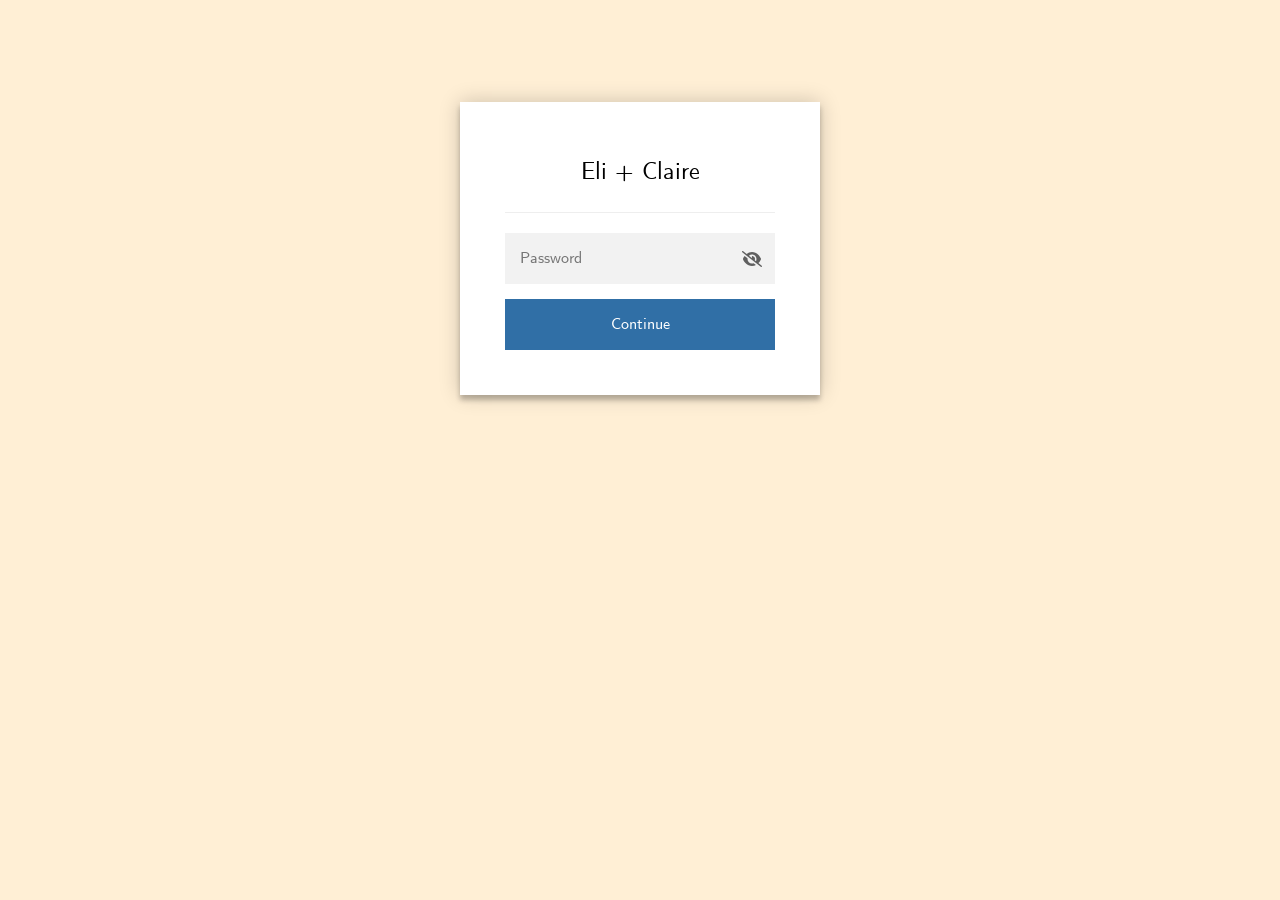
<file: index.html>
<!DOCTYPE html>
<html class="staticrypt-html">

<head>
    <meta charset="utf-8" />
    <title>Eli + Claire</title>
    <meta name="viewport" content="width=device-width, initial-scale=1" />

    <!-- do not cache this page -->
    <meta http-equiv="cache-control" content="max-age=0" />
    <meta http-equiv="cache-control" content="no-cache" />
    <meta http-equiv="expires" content="0" />
    <meta http-equiv="expires" content="Tue, 01 Jan 1980 1:00:00 GMT" />
    <meta http-equiv="pragma" content="no-cache" />

    <style>
        .staticrypt-hr {
            margin-top: 20px;
            margin-bottom: 20px;
            border: 0;
            border-top: 1px solid #eee;
        }

        .staticrypt-page {
            width: 360px;
            padding: 8% 0 0;
            margin: auto;
            box-sizing: border-box;
        }

        .staticrypt-form {
            position: relative;
            z-index: 1;
            background: #ffffff;
            max-width: 360px;
            margin: 0 auto 100px;
            padding: 45px;
            text-align: center;
            box-shadow: 0 0 20px 0 rgba(0, 0, 0, 0.2), 0 5px 5px 0 rgba(0, 0, 0, 0.24);
        }

        .staticrypt-form input[type="password"],
        input[type="text"] {
            background: inherit;
            border: 0;
            box-sizing: border-box;
            /* This ensures padding is included in the total width */
            font-size: 14px;
            outline: 0;
            padding: 15px 30px 15px 15px;
            /* Adjust the padding to ensure there is space for the icon */
            width: 100%;
        }

        .staticrypt-password-container {
            position: relative;
            outline: 0;
            background: #f2f2f2;
            width: 100%;
            border: 0;
            margin: 0 0 15px;
            box-sizing: border-box;
        }

        .staticrypt-toggle-password-visibility {
            cursor: pointer;
            height: 20px;
            opacity: 60%;
            padding: 13px;
            position: absolute;
            right: 0;
            top: 50%;
            transform: translateY(-50%);
            width: 20px;
        }

        .staticrypt-form .staticrypt-decrypt-button {
            outline: 0;
            background:
                #306FA6;
            width: 100%;
            border: 0;
            padding: 15px;
            color: #ffffff;
            font-size: 16px;
            cursor: pointer;
        }

        .staticrypt-form .staticrypt-decrypt-button:hover,
        .staticrypt-form .staticrypt-decrypt-button:active,
        .staticrypt-form .staticrypt-decrypt-button:focus {
            background:
                #306FA6;
            filter: brightness(92%);
        }

        .staticrypt-html {
            height: 100%;
        }

        .staticrypt-body {
            height: 100%;
            margin: 0;
        }

        @font-face {
            font-family: 'CMU Sans';
            src: url('/assets/font/cmunss.ttf') format('truetype');
        }

        * {
            font-family: 'CMU Sans', sans-serif;
        }

        .staticrypt-content {
            height: 100%;
            margin-bottom: 1em;
            background:
                papayawhip;
            -webkit-font-smoothing: antialiased;
            -moz-osx-font-smoothing: grayscale;
        }

        .staticrypt-instructions {
            margin-top: -1em;
            margin-bottom: 1em;
        }

        .staticrypt-title {
            font-size: 1.5em;
        }

        label.staticrypt-remember {
            display: flex;
            align-items: center;
            margin-bottom: 1em;
        }

        .staticrypt-remember input[type="checkbox"] {
            transform: scale(1.5);
            margin-right: 1em;
        }

        .hidden {
            display: none !important;
        }

        .staticrypt-spinner-container {
            height: 100%;
            display: flex;
            align-items: center;
            justify-content: center;
        }

        .staticrypt-spinner {
            display: inline-block;
            width: 2rem;
            height: 2rem;
            vertical-align: text-bottom;
            border: 0.25em solid gray;
            border-right-color: transparent;
            border-radius: 50%;
            -webkit-animation: spinner-border 0.75s linear infinite;
            animation: spinner-border 0.75s linear infinite;
            animation-duration: 0.75s;
            animation-timing-function: linear;
            animation-delay: 0s;
            animation-iteration-count: infinite;
            animation-direction: normal;
            animation-fill-mode: none;
            animation-play-state: running;
            animation-name: spinner-border;
        }

        @keyframes spinner-border {
            100% {
                transform: rotate(360deg);
            }
        }

        @media screen and (-webkit-min-device-pixel-ratio: 0) {

            .staticrypt-form input[type="password"],
            input[type="text"] {
                font-size: 16px;
            }
        }
    </style>
</head>

<body class="staticrypt-body">
    <div id="staticrypt_loading" class="staticrypt-spinner-container">
        <div class="staticrypt-spinner"></div>
    </div>

    <div id="staticrypt_content" class="staticrypt-content hidden">
        <div class="staticrypt-page">
            <div class="staticrypt-form">
                <div class="staticrypt-instructions">
                    <p class="staticrypt-title">Eli + Claire</p>
                    <p></p>
                </div>

                <hr class="staticrypt-hr" />

                <form id="staticrypt-form" action="#" method="post">
                    <div class="staticrypt-password-container">
                        <input id="staticrypt-password" type="password" name="password"
                            placeholder="Password" autofocus />

                        <img class="staticrypt-toggle-password-visibility" alt="Show password"
                            title="Show password"
                            src="[data-uri]" />
                    </div>

                    <label id="staticrypt-remember-label" class="staticrypt-remember hidden" style="display:none">
                        <input id="staticrypt-remember" type="checkbox" name="remember" checked />
                        Remember me
                    </label>

                    <input type="submit" class="staticrypt-decrypt-button" value="Continue" />
                </form>
            </div>
        </div>
    </div>

    <script>
        // these variables will be filled when generating the file - the template format is 'variable_name'
        const staticryptInitiator = ((function(){
  const exports = {};
  const cryptoEngine = ((function(){
  const exports = {};
  const { subtle } = crypto;

const IV_BITS = 16 * 8;
const HEX_BITS = 4;
const ENCRYPTION_ALGO = "AES-CBC";

/**
 * Translates between utf8 encoded hexadecimal strings
 * and Uint8Array bytes.
 */
const HexEncoder = {
    /**
     * hex string -> bytes
     * @param {string} hexString
     * @returns {Uint8Array}
     */
    parse: function (hexString) {
        if (hexString.length % 2 !== 0) throw "Invalid hexString";
        const arrayBuffer = new Uint8Array(hexString.length / 2);

        for (let i = 0; i < hexString.length; i += 2) {
            const byteValue = parseInt(hexString.substring(i, i + 2), 16);
            if (isNaN(byteValue)) {
                throw "Invalid hexString";
            }
            arrayBuffer[i / 2] = byteValue;
        }
        return arrayBuffer;
    },

    /**
     * bytes -> hex string
     * @param {Uint8Array} bytes
     * @returns {string}
     */
    stringify: function (bytes) {
        const hexBytes = [];

        for (let i = 0; i < bytes.length; ++i) {
            let byteString = bytes[i].toString(16);
            if (byteString.length < 2) {
                byteString = "0" + byteString;
            }
            hexBytes.push(byteString);
        }
        return hexBytes.join("");
    },
};

/**
 * Translates between utf8 strings and Uint8Array bytes.
 */
const UTF8Encoder = {
    parse: function (str) {
        return new TextEncoder().encode(str);
    },

    stringify: function (bytes) {
        return new TextDecoder().decode(bytes);
    },
};

/**
 * Salt and encrypt a msg with a password.
 */
async function encrypt(msg, hashedPassword) {
    // Must be 16 bytes, unpredictable, and preferably cryptographically random. However, it need not be secret.
    // https://developer.mozilla.org/en-US/docs/Web/API/SubtleCrypto/encrypt#parameters
    const iv = crypto.getRandomValues(new Uint8Array(IV_BITS / 8));

    const key = await subtle.importKey("raw", HexEncoder.parse(hashedPassword), ENCRYPTION_ALGO, false, ["encrypt"]);

    const encrypted = await subtle.encrypt(
        {
            name: ENCRYPTION_ALGO,
            iv: iv,
        },
        key,
        UTF8Encoder.parse(msg)
    );

    // iv will be 32 hex characters, we prepend it to the ciphertext for use in decryption
    return HexEncoder.stringify(iv) + HexEncoder.stringify(new Uint8Array(encrypted));
}
exports.encrypt = encrypt;

/**
 * Decrypt a salted msg using a password.
 *
 * @param {string} encryptedMsg
 * @param {string} hashedPassword
 * @returns {Promise<string>}
 */
async function decrypt(encryptedMsg, hashedPassword) {
    const ivLength = IV_BITS / HEX_BITS;
    const iv = HexEncoder.parse(encryptedMsg.substring(0, ivLength));
    const encrypted = encryptedMsg.substring(ivLength);

    const key = await subtle.importKey("raw", HexEncoder.parse(hashedPassword), ENCRYPTION_ALGO, false, ["decrypt"]);

    const outBuffer = await subtle.decrypt(
        {
            name: ENCRYPTION_ALGO,
            iv: iv,
        },
        key,
        HexEncoder.parse(encrypted)
    );

    return UTF8Encoder.stringify(new Uint8Array(outBuffer));
}
exports.decrypt = decrypt;

/**
 * Salt and hash the password so it can be stored in localStorage without opening a password reuse vulnerability.
 *
 * @param {string} password
 * @param {string} salt
 * @returns {Promise<string>}
 */
async function hashPassword(password, salt) {
    // we hash the password in multiple steps, each adding more iterations. This is because we used to allow less
    // iterations, so for backward compatibility reasons, we need to support going from that to more iterations.
    let hashedPassword = await hashLegacyRound(password, salt);

    hashedPassword = await hashSecondRound(hashedPassword, salt);

    return hashThirdRound(hashedPassword, salt);
}
exports.hashPassword = hashPassword;

/**
 * This hashes the password with 1k iterations. This is a low number, we need this function to support backwards
 * compatibility.
 *
 * @param {string} password
 * @param {string} salt
 * @returns {Promise<string>}
 */
function hashLegacyRound(password, salt) {
    return pbkdf2(password, salt, 1000, "SHA-1");
}
exports.hashLegacyRound = hashLegacyRound;

/**
 * Add a second round of iterations. This is because we used to use 1k, so for backwards compatibility with
 * remember-me/autodecrypt links, we need to support going from that to more iterations.
 *
 * @param hashedPassword
 * @param salt
 * @returns {Promise<string>}
 */
function hashSecondRound(hashedPassword, salt) {
    return pbkdf2(hashedPassword, salt, 14000, "SHA-256");
}
exports.hashSecondRound = hashSecondRound;

/**
 * Add a third round of iterations to bring total number to 600k. This is because we used to use 1k, then 15k, so for
 * backwards compatibility with remember-me/autodecrypt links, we need to support going from that to more iterations.
 *
 * @param hashedPassword
 * @param salt
 * @returns {Promise<string>}
 */
function hashThirdRound(hashedPassword, salt) {
    return pbkdf2(hashedPassword, salt, 585000, "SHA-256");
}
exports.hashThirdRound = hashThirdRound;

/**
 * Salt and hash the password so it can be stored in localStorage without opening a password reuse vulnerability.
 *
 * @param {string} password
 * @param {string} salt
 * @param {int} iterations
 * @param {string} hashAlgorithm
 * @returns {Promise<string>}
 */
async function pbkdf2(password, salt, iterations, hashAlgorithm) {
    const key = await subtle.importKey("raw", UTF8Encoder.parse(password), "PBKDF2", false, ["deriveBits"]);

    const keyBytes = await subtle.deriveBits(
        {
            name: "PBKDF2",
            hash: hashAlgorithm,
            iterations,
            salt: UTF8Encoder.parse(salt),
        },
        key,
        256
    );

    return HexEncoder.stringify(new Uint8Array(keyBytes));
}

function generateRandomSalt() {
    const bytes = crypto.getRandomValues(new Uint8Array(128 / 8));

    return HexEncoder.stringify(new Uint8Array(bytes));
}
exports.generateRandomSalt = generateRandomSalt;

async function signMessage(hashedPassword, message) {
    const key = await subtle.importKey(
        "raw",
        HexEncoder.parse(hashedPassword),
        {
            name: "HMAC",
            hash: "SHA-256",
        },
        false,
        ["sign"]
    );
    const signature = await subtle.sign("HMAC", key, UTF8Encoder.parse(message));

    return HexEncoder.stringify(new Uint8Array(signature));
}
exports.signMessage = signMessage;

function getRandomAlphanum() {
    const possibleCharacters = "abcdefghijklmnopqrstuvwxyzABCDEFGHIJKLMNOPQRSTUVWXYZ0123456789";

    let byteArray;
    let parsedInt;

    // Keep generating new random bytes until we get a value that falls
    // within a range that can be evenly divided by possibleCharacters.length
    do {
        byteArray = crypto.getRandomValues(new Uint8Array(1));
        // extract the lowest byte to get an int from 0 to 255 (probably unnecessary, since we're only generating 1 byte)
        parsedInt = byteArray[0] & 0xff;
    } while (parsedInt >= 256 - (256 % possibleCharacters.length));

    // Take the modulo of the parsed integer to get a random number between 0 and totalLength - 1
    const randomIndex = parsedInt % possibleCharacters.length;

    return possibleCharacters[randomIndex];
}

/**
 * Generate a random string of a given length.
 *
 * @param {int} length
 * @returns {string}
 */
function generateRandomString(length) {
    let randomString = "";

    for (let i = 0; i < length; i++) {
        randomString += getRandomAlphanum();
    }

    return randomString;
}
exports.generateRandomString = generateRandomString;

  return exports;
})());
const codec = ((function(){
  const exports = {};
  /**
 * Initialize the codec with the provided cryptoEngine - this return functions to encode and decode messages.
 *
 * @param cryptoEngine - the engine to use for encryption / decryption
 */
function init(cryptoEngine) {
    const exports = {};

    /**
     * Top-level function for encoding a message.
     * Includes password hashing, encryption, and signing.
     *
     * @param {string} msg
     * @param {string} password
     * @param {string} salt
     *
     * @returns {string} The encoded text
     */
    async function encode(msg, password, salt) {
        const hashedPassword = await cryptoEngine.hashPassword(password, salt);

        const encrypted = await cryptoEngine.encrypt(msg, hashedPassword);

        // we use the hashed password in the HMAC because this is effectively what will be used a password (so we can store
        // it in localStorage safely, we don't use the clear text password)
        const hmac = await cryptoEngine.signMessage(hashedPassword, encrypted);

        return hmac + encrypted;
    }
    exports.encode = encode;

    /**
     * Encode using a password that has already been hashed. This is useful to encode multiple messages in a row, that way
     * we don't need to hash the password multiple times.
     *
     * @param {string} msg
     * @param {string} hashedPassword
     *
     * @returns {string} The encoded text
     */
    async function encodeWithHashedPassword(msg, hashedPassword) {
        const encrypted = await cryptoEngine.encrypt(msg, hashedPassword);

        // we use the hashed password in the HMAC because this is effectively what will be used a password (so we can store
        // it in localStorage safely, we don't use the clear text password)
        const hmac = await cryptoEngine.signMessage(hashedPassword, encrypted);

        return hmac + encrypted;
    }
    exports.encodeWithHashedPassword = encodeWithHashedPassword;

    /**
     * Top-level function for decoding a message.
     * Includes signature check and decryption.
     *
     * @param {string} signedMsg
     * @param {string} hashedPassword
     * @param {string} salt
     * @param {int} backwardCompatibleAttempt
     * @param {string} originalPassword
     *
     * @returns {Object} {success: true, decoded: string} | {success: false, message: string}
     */
    async function decode(signedMsg, hashedPassword, salt, backwardCompatibleAttempt = 0, originalPassword = "") {
        const encryptedHMAC = signedMsg.substring(0, 64);
        const encryptedMsg = signedMsg.substring(64);
        const decryptedHMAC = await cryptoEngine.signMessage(hashedPassword, encryptedMsg);

        if (decryptedHMAC !== encryptedHMAC) {
            // we have been raising the number of iterations in the hashing algorithm multiple times, so to support the old
            // remember-me/autodecrypt links we need to try bringing the old hashes up to speed.
            originalPassword = originalPassword || hashedPassword;
            if (backwardCompatibleAttempt === 0) {
                const updatedHashedPassword = await cryptoEngine.hashThirdRound(originalPassword, salt);

                return decode(signedMsg, updatedHashedPassword, salt, backwardCompatibleAttempt + 1, originalPassword);
            }
            if (backwardCompatibleAttempt === 1) {
                let updatedHashedPassword = await cryptoEngine.hashSecondRound(originalPassword, salt);
                updatedHashedPassword = await cryptoEngine.hashThirdRound(updatedHashedPassword, salt);

                return decode(signedMsg, updatedHashedPassword, salt, backwardCompatibleAttempt + 1, originalPassword);
            }

            return { success: false, message: "Signature mismatch" };
        }

        return {
            success: true,
            decoded: await cryptoEngine.decrypt(encryptedMsg, hashedPassword),
        };
    }
    exports.decode = decode;

    return exports;
}
exports.init = init;

  return exports;
})());
const decode = codec.init(cryptoEngine).decode;

/**
 * Initialize the staticrypt module, that exposes functions callbable by the password_template.
 *
 * @param {{
 *  staticryptEncryptedMsgUniqueVariableName: string,
 *  isRememberEnabled: boolean,
 *  rememberDurationInDays: number,
 *  staticryptSaltUniqueVariableName: string,
 * }} staticryptConfig - object of data that is stored on the password_template at encryption time.
 *
 * @param {{
 *  rememberExpirationKey: string,
 *  rememberPassphraseKey: string,
 *  replaceHtmlCallback: function,
 *  clearLocalStorageCallback: function,
 * }} templateConfig - object of data that can be configured by a custom password_template.
 */
function init(staticryptConfig, templateConfig) {
    const exports = {};

    /**
     * Decrypt our encrypted page, replace the whole HTML.
     *
     * @param {string} hashedPassword
     * @returns {Promise<boolean>}
     */
    async function decryptAndReplaceHtml(hashedPassword) {
        const { staticryptEncryptedMsgUniqueVariableName, staticryptSaltUniqueVariableName } = staticryptConfig;
        const { replaceHtmlCallback } = templateConfig;

        const result = await decode(
            staticryptEncryptedMsgUniqueVariableName,
            hashedPassword,
            staticryptSaltUniqueVariableName
        );
        if (!result.success) {
            return false;
        }
        const plainHTML = result.decoded;

        // if the user configured a callback call it, otherwise just replace the whole HTML
        if (typeof replaceHtmlCallback === "function") {
            replaceHtmlCallback(plainHTML);
        } else {
            document.write(plainHTML);
            document.close();
        }

        return true;
    }

    /**
     * Attempt to decrypt the page and replace the whole HTML.
     *
     * @param {string} password
     * @param {boolean} isRememberChecked
     *
     * @returns {Promise<{isSuccessful: boolean, hashedPassword?: string}>} - we return an object, so that if we want to
     *   expose more information in the future we can do it without breaking the password_template
     */
    async function handleDecryptionOfPage(password, isRememberChecked) {
        const { staticryptSaltUniqueVariableName } = staticryptConfig;

        // decrypt and replace the whole page
        const hashedPassword = await cryptoEngine.hashPassword(password, staticryptSaltUniqueVariableName);
        return handleDecryptionOfPageFromHash(hashedPassword, isRememberChecked);
    }
    exports.handleDecryptionOfPage = handleDecryptionOfPage;

    async function handleDecryptionOfPageFromHash(hashedPassword, isRememberChecked) {
        const { isRememberEnabled, rememberDurationInDays } = staticryptConfig;
        const { rememberExpirationKey, rememberPassphraseKey } = templateConfig;

        const isDecryptionSuccessful = await decryptAndReplaceHtml(hashedPassword);

        if (!isDecryptionSuccessful) {
            return {
                isSuccessful: false,
                hashedPassword,
            };
        }

        // remember the hashedPassword and set its expiration if necessary
        if (isRememberEnabled && isRememberChecked) {
            window.localStorage.setItem(rememberPassphraseKey, hashedPassword);

            // set the expiration if the duration isn't 0 (meaning no expiration)
            if (rememberDurationInDays > 0) {
                window.localStorage.setItem(
                    rememberExpirationKey,
                    (new Date().getTime() + rememberDurationInDays * 24 * 60 * 60 * 1000).toString()
                );
            }
        }

        return {
            isSuccessful: true,
            hashedPassword,
        };
    }
    exports.handleDecryptionOfPageFromHash = handleDecryptionOfPageFromHash;

    /**
     * Clear localstorage from staticrypt related values
     */
    function clearLocalStorage() {
        const { clearLocalStorageCallback, rememberExpirationKey, rememberPassphraseKey } = templateConfig;

        if (typeof clearLocalStorageCallback === "function") {
            clearLocalStorageCallback();
        } else {
            localStorage.removeItem(rememberPassphraseKey);
            localStorage.removeItem(rememberExpirationKey);
        }
    }

    async function handleDecryptOnLoad() {
        let isSuccessful = await decryptOnLoadFromUrl();

        if (!isSuccessful) {
            isSuccessful = await decryptOnLoadFromRememberMe();
        }

        return { isSuccessful };
    }
    exports.handleDecryptOnLoad = handleDecryptOnLoad;

    /**
     * Clear storage if we are logging out
     *
     * @returns {boolean} - whether we logged out
     */
    function logoutIfNeeded() {
        const logoutKey = "staticrypt_logout";

        // handle logout through query param
        const queryParams = new URLSearchParams(window.location.search);
        if (queryParams.has(logoutKey)) {
            clearLocalStorage();
            return true;
        }

        // handle logout through URL fragment
        const hash = window.location.hash.substring(1);
        if (hash.includes(logoutKey)) {
            clearLocalStorage();
            return true;
        }

        return false;
    }

    /**
     * To be called on load: check if we want to try to decrypt and replace the HTML with the decrypted content, and
     * try to do it if needed.
     *
     * @returns {Promise<boolean>} true if we derypted and replaced the whole page, false otherwise
     */
    async function decryptOnLoadFromRememberMe() {
        const { rememberDurationInDays } = staticryptConfig;
        const { rememberExpirationKey, rememberPassphraseKey } = templateConfig;

        // if we are login out, terminate
        if (logoutIfNeeded()) {
            return false;
        }

        // if there is expiration configured, check if we're not beyond the expiration
        if (rememberDurationInDays && rememberDurationInDays > 0) {
            const expiration = localStorage.getItem(rememberExpirationKey),
                isExpired = expiration && new Date().getTime() > parseInt(expiration);

            if (isExpired) {
                clearLocalStorage();
                return false;
            }
        }

        const hashedPassword = localStorage.getItem(rememberPassphraseKey);

        if (hashedPassword) {
            // try to decrypt
            const isDecryptionSuccessful = await decryptAndReplaceHtml(hashedPassword);

            // if the decryption is unsuccessful the password might be wrong - silently clear the saved data and let
            // the user fill the password form again
            if (!isDecryptionSuccessful) {
                clearLocalStorage();
                return false;
            }

            return true;
        }

        return false;
    }

    async function decryptOnLoadFromUrl() {
        const passwordKey = "staticrypt_pwd";
        const rememberMeKey = "remember_me";

        // try to get the password from the query param (for backward compatibility - we now want to avoid this method,
        // since it sends the hashed password to the server which isn't needed)
        const queryParams = new URLSearchParams(window.location.search);
        const hashedPasswordQuery = queryParams.get(passwordKey);
        const rememberMeQuery = queryParams.get(rememberMeKey);

        const urlFragment = window.location.hash.substring(1);
        // get the password from the url fragment
        const hashedPasswordRegexMatch = urlFragment.match(new RegExp(passwordKey + "=([^&]*)"));
        const hashedPasswordFragment = hashedPasswordRegexMatch ? hashedPasswordRegexMatch[1] : null;
        const rememberMeFragment = urlFragment.includes(rememberMeKey);

        const hashedPassword = hashedPasswordFragment || hashedPasswordQuery;
        const rememberMe = rememberMeFragment || rememberMeQuery;

        if (hashedPassword) {
            return handleDecryptionOfPageFromHash(hashedPassword, rememberMe);
        }

        return false;
    }

    return exports;
}
exports.init = init;

  return exports;
})());
        const templateError = "Sorry, try again.",
            templateToggleAltShow = "Show password",
            templateToggleAltHide = "Hide password",
            isRememberEnabled = true,
            staticryptConfig = {"staticryptEncryptedMsgUniqueVariableName":"[base64]","isRememberEnabled":true,"rememberDurationInDays":0,"staticryptSaltUniqueVariableName":"81f177290f302b58a70fb83e7e6058ae"};

        // you can edit these values to customize some of the behavior of StatiCrypt
        const templateConfig = {
            rememberExpirationKey: "staticrypt_expiration",
            rememberPassphraseKey: "staticrypt_passphrase",
            replaceHtmlCallback: null,
            clearLocalStorageCallback: null,
        };

        // init the staticrypt engine
        const staticrypt = staticryptInitiator.init(staticryptConfig, templateConfig);

        // try to automatically decrypt on load if there is a saved password
        window.onload = async function () {
            const { isSuccessful } = await staticrypt.handleDecryptOnLoad();

            // if we didn't decrypt anything on load, show the password prompt. Otherwise the content has already been
            // replaced, no need to do anything
            if (!isSuccessful) {
                // hide loading screen
                document.getElementById("staticrypt_loading").classList.add("hidden");
                document.getElementById("staticrypt_content").classList.remove("hidden");
                document.getElementById("staticrypt-password").focus();

                // show the remember me checkbox
                if (isRememberEnabled) {
                    document.getElementById("staticrypt-remember-label").classList.remove("hidden");
                }
            }
        };

        // toggle password visibility
        const toggleIcon = document.querySelector(".staticrypt-toggle-password-visibility");
        // these two icons are coming from FontAwesome
        const imgSrcEyeClosed =
            "[data-uri]";
        const imgSrcEyeOpened =
            "[data-uri]";
        toggleIcon.addEventListener("click", function () {
            const passwordInput = document.getElementById("staticrypt-password");
            if (passwordInput.type === "password") {
                passwordInput.type = "text";
                toggleIcon.src = imgSrcEyeOpened;
                toggleIcon.alt = templateToggleAltHide;
                toggleIcon.title = templateToggleAltHide;
            } else {
                passwordInput.type = "password";
                toggleIcon.src = imgSrcEyeClosed;
                toggleIcon.alt = templateToggleAltShow;
                toggleIcon.title = templateToggleAltShow;
            }
        });

        // handle password form submission
        document.getElementById("staticrypt-form").addEventListener("submit", async function (e) {
            e.preventDefault();

            const password = document.getElementById("staticrypt-password").value,
                isRememberChecked = document.getElementById("staticrypt-remember").checked;

            const { isSuccessful } = await staticrypt.handleDecryptionOfPage(password, isRememberChecked);

            if (!isSuccessful) {
                alert(templateError);
            }
        });
    </script>
</body>

</html>
</file>
